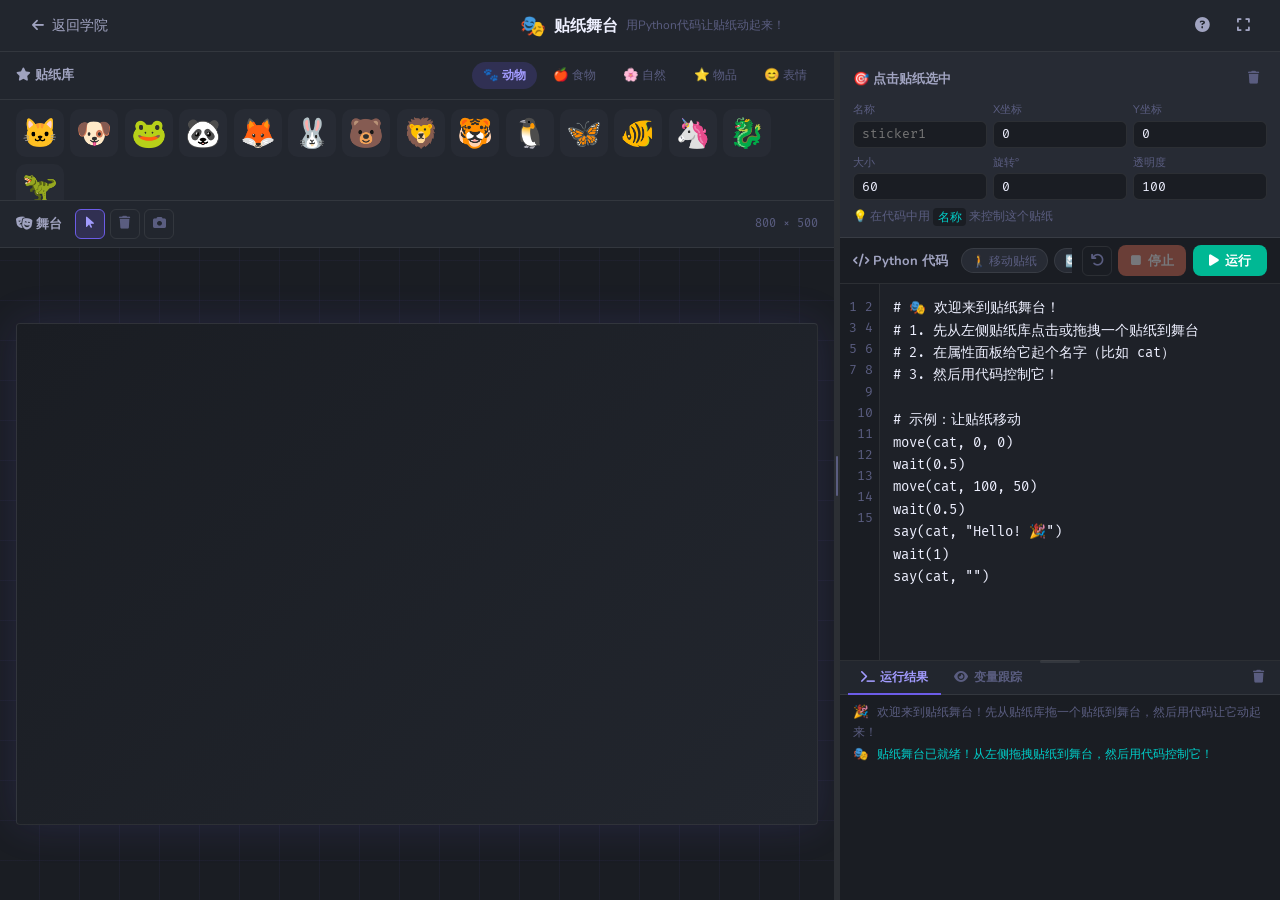
<file: 2.0/sticker-stage.html>
<!DOCTYPE html>
<html lang="zh-CN">
<head>
  <meta charset="UTF-8">
  <meta name="viewport" content="width=device-width, initial-scale=1.0">
  <title>🎭 贴纸舞台 - 用代码让贴纸动起来！</title>
  <link rel="stylesheet" href="lib/css/fonts.css">
  <link rel="stylesheet" href="lib/fontawesome/css/all.min.css">
  <script src="lib/skulpt/skulpt.min.js"></script>
  <script src="lib/skulpt/skulpt-stdlib.js"></script>
  <link rel="stylesheet" href="css/sticker-stage.css">
</head>
<body>
  <!-- 顶部导航 -->
  <header class="top-nav">
    <a href="index.html" class="back-btn"><i class="fas fa-arrow-left"></i> 返回学院</a>
    <div class="nav-title">
      <span class="nav-icon">🎭</span>
      <span>贴纸舞台</span>
      <span class="nav-sub">用Python代码让贴纸动起来！</span>
    </div>
    <div class="nav-actions">
      <button class="btn-icon" id="helpBtn" title="帮助"><i class="fas fa-question-circle"></i></button>
      <button class="btn-icon" id="fullscreenBtn" title="全屏舞台"><i class="fas fa-expand"></i></button>
    </div>
  </header>

  <div class="app-layout" id="appLayout">
    <!-- 左侧：贴纸库 + 舞台 -->
    <div class="left-panel" id="leftPanel">
      <!-- 贴纸库 -->
      <div class="sticker-library">
        <div class="library-header">
          <span><i class="fas fa-star"></i> 贴纸库</span>
          <div class="library-tabs">
            <button class="lib-tab active" data-cat="animals">🐾 动物</button>
            <button class="lib-tab" data-cat="food">🍎 食物</button>
            <button class="lib-tab" data-cat="nature">🌸 自然</button>
            <button class="lib-tab" data-cat="objects">⭐ 物品</button>
            <button class="lib-tab" data-cat="faces">😊 表情</button>
          </div>
        </div>
        <div class="sticker-grid" id="stickerGrid"></div>
      </div>

      <!-- 舞台 -->
      <div class="stage-wrapper">
        <div class="stage-toolbar">
          <span class="stage-label"><i class="fas fa-theater-masks"></i> 舞台</span>
          <div class="stage-tools">
            <button class="tool-btn active" id="toolSelect" title="选择"><i class="fas fa-mouse-pointer"></i></button>
            <button class="tool-btn" id="toolClear" title="清空舞台"><i class="fas fa-trash"></i></button>
            <button class="tool-btn" id="toolScreenshot" title="截图"><i class="fas fa-camera"></i></button>
          </div>
          <div class="stage-size-info">800 × 500</div>
        </div>
        <div class="stage-container" id="stageContainer">
          <canvas id="stageCanvas" width="800" height="500"></canvas>
          <div id="stageElements" class="stage-elements"></div>
          <div class="coord-hint" id="coordHint"></div>
        </div>
      </div>
    </div>

    <!-- 左右拖动分隔条 -->
    <div class="panel-resizer" id="panelResizer"></div>

    <!-- 右侧：属性面板 + 代码编辑器 + 底部输出区 -->
    <div class="right-panel" id="rightPanel">

      <!-- 贴纸属性面板 -->
      <div class="props-panel" id="propsPanel">
        <div class="props-header">
          <span id="propsTitle">🎯 点击贴纸选中</span>
          <button class="btn-icon-sm" id="propsDelete" title="删除"><i class="fas fa-trash"></i></button>
        </div>
        <div class="props-grid">
          <label>名称 <input type="text" id="propName" class="prop-input" placeholder="sticker1"></label>
          <label>X坐标 <input type="number" id="propX" class="prop-input" value="0"></label>
          <label>Y坐标 <input type="number" id="propY" class="prop-input" value="0"></label>
          <label>大小 <input type="number" id="propSize" class="prop-input" value="60" min="10" max="300"></label>
          <label>旋转° <input type="number" id="propRotation" class="prop-input" value="0"></label>
          <label>透明度 <input type="number" id="propOpacity" class="prop-input" value="100" min="0" max="100"></label>
        </div>
        <div class="props-hint">💡 在代码中用 <code>名称</code> 来控制这个贴纸</div>
      </div>

      <!-- 代码编辑器区域 -->
      <div class="editor-section" id="editorSection">
        <!-- 编辑器头部：标题 + 示例 + 操作按钮 -->
        <div class="editor-header">
          <div class="editor-header-left">
            <span class="editor-title"><i class="fas fa-code"></i> Python 代码</span>
            <!-- 示例代码横向滚动 -->
            <div class="examples-inline" id="examplesList"></div>
          </div>
          <div class="editor-actions">
            <button class="btn-reset-code" id="resetBtn" title="重置代码"><i class="fas fa-undo"></i></button>
            <button class="btn-stop" id="stopBtn" disabled><i class="fas fa-stop"></i> 停止</button>
            <button class="btn-run" id="runBtn"><i class="fas fa-play"></i> 运行</button>
          </div>
        </div>

        <!-- 代码编辑器主体 -->
        <div class="editor-body">
          <div class="line-nums" id="lineNums"></div>
          <textarea id="codeEditor" class="code-editor" spellcheck="false"></textarea>
        </div>
      </div>

      <!-- 底部输出区：运行结果 + 变量跟踪 Tab -->
      <div class="output-section" id="outputSection">
        <!-- 拖动分隔条 -->
        <div class="output-resizer" id="outputResizer"></div>

        <!-- Tab 头部 -->
        <div class="output-tabs">
          <button class="output-tab active" data-tab="console">
            <i class="fas fa-terminal"></i> 运行结果
            <span class="tab-badge" id="consoleBadge" style="display:none"></span>
          </button>
          <button class="output-tab" data-tab="vars">
            <i class="fas fa-eye"></i> 变量跟踪
            <span class="tab-badge" id="varsBadge" style="display:none"></span>
          </button>
          <div class="output-tabs-spacer"></div>
          <button class="btn-icon-sm" id="clearOutput" title="清空"><i class="fas fa-trash"></i></button>
        </div>

        <!-- 运行结果面板 -->
        <div class="output-pane active" id="consolePane">
          <div class="console-output" id="consoleOutput">
            <div class="console-welcome">🎉 欢迎来到贴纸舞台！先从贴纸库拖一个贴纸到舞台，然后用代码让它动起来！</div>
          </div>
        </div>

        <!-- 变量跟踪面板 -->
        <div class="output-pane" id="varsPane">
          <div class="vars-toolbar">
            <span class="vars-hint">代码运行后，这里会显示所有变量的值</span>
            <button class="btn-icon-sm" id="refreshVars" title="刷新"><i class="fas fa-sync-alt"></i></button>
          </div>
          <div class="vars-table-wrap" id="varsTable">
            <div class="vars-empty">
              <i class="fas fa-eye-slash"></i>
              <p>暂无变量</p>
              <p class="vars-empty-sub">运行代码后，变量会自动显示在这里</p>
            </div>
          </div>
        </div>
      </div>

    </div>
  </div>

  <!-- 帮助弹窗 -->
  <div class="modal-overlay" id="helpModal" style="display:none">
    <div class="help-modal">
      <div class="help-header">
        <h2>📖 代码指令手册</h2>
        <button class="btn-icon" onclick="document.getElementById('helpModal').style.display='none'"><i class="fas fa-times"></i></button>
      </div>
      <div class="help-content">
        <div class="help-section">
          <h3>🎯 基础操作</h3>
          <div class="help-table">
            <div class="help-row"><code>move(名称, x, y)</code><span>移动贴纸到坐标(x,y)</span></div>
            <div class="help-row"><code>move_by(名称, dx, dy)</code><span>相对移动贴纸</span></div>
            <div class="help-row"><code>rotate(名称, 角度)</code><span>旋转贴纸（度数）</span></div>
            <div class="help-row"><code>scale(名称, 大小)</code><span>设置贴纸大小（像素）</span></div>
            <div class="help-row"><code>opacity(名称, 透明度)</code><span>设置透明度（0-100）</span></div>
            <div class="help-row"><code>show(名称)</code><span>显示贴纸</span></div>
            <div class="help-row"><code>hide(名称)</code><span>隐藏贴纸</span></div>
          </div>
        </div>
        <div class="help-section">
          <h3>🎬 动画效果</h3>
          <div class="help-table">
            <div class="help-row"><code>animate_move(名称, x, y, 时间)</code><span>平滑移动到目标位置</span></div>
            <div class="help-row"><code>animate_rotate(名称, 角度, 时间)</code><span>平滑旋转</span></div>
            <div class="help-row"><code>animate_scale(名称, 大小, 时间)</code><span>平滑缩放</span></div>
            <div class="help-row"><code>bounce(名称, 次数)</code><span>弹跳动画</span></div>
            <div class="help-row"><code>shake(名称)</code><span>抖动动画</span></div>
            <div class="help-row"><code>spin(名称, 圈数)</code><span>旋转圈数</span></div>
            <div class="help-row"><code>wait(秒数)</code><span>等待指定秒数</span></div>
          </div>
        </div>
        <div class="help-section">
          <h3>📍 获取信息</h3>
          <div class="help-table">
            <div class="help-row"><code>get_x(名称)</code><span>获取X坐标</span></div>
            <div class="help-row"><code>get_y(名称)</code><span>获取Y坐标</span></div>
            <div class="help-row"><code>get_size(名称)</code><span>获取大小</span></div>
            <div class="help-row"><code>say(名称, 文字)</code><span>贴纸说话（显示气泡）</span></div>
            <div class="help-row"><code>print(文字)</code><span>在控制台输出</span></div>
          </div>
        </div>
        <div class="help-section">
          <h3>💡 坐标说明</h3>
          <p style="color:#a0a3c0;font-size:0.85rem;line-height:1.6">舞台中心为 (0, 0)，X轴向右为正，Y轴向下为正。舞台大小为 800×500，所以坐标范围大约是 X: -400~400，Y: -250~250。</p>
        </div>
      </div>
    </div>
  </div>

  <script src="js/sticker-stage/data.js"></script>
  <script src="js/sticker-stage/state.js"></script>
  <script src="js/sticker-stage/render.js"></script>
  <script src="js/sticker-stage/drag.js"></script>
  <script src="js/sticker-stage/sticker-ops.js"></script>
  <script src="js/sticker-stage/code-run.js"></script>
  <script src="js/sticker-stage/code-api.js"></script>
  <script src="js/sticker-stage/code-queue.js"></script>
  <script src="js/sticker-stage/animations.js"></script>
  <script src="js/sticker-stage/vars-panel.js"></script>
  <script src="js/sticker-stage/code-finish.js"></script>
  <script src="js/sticker-stage/boot.js"></script>
  <script src="js/sticker-stage/inline-ui.js"></script>
</body>
</html>
</file>
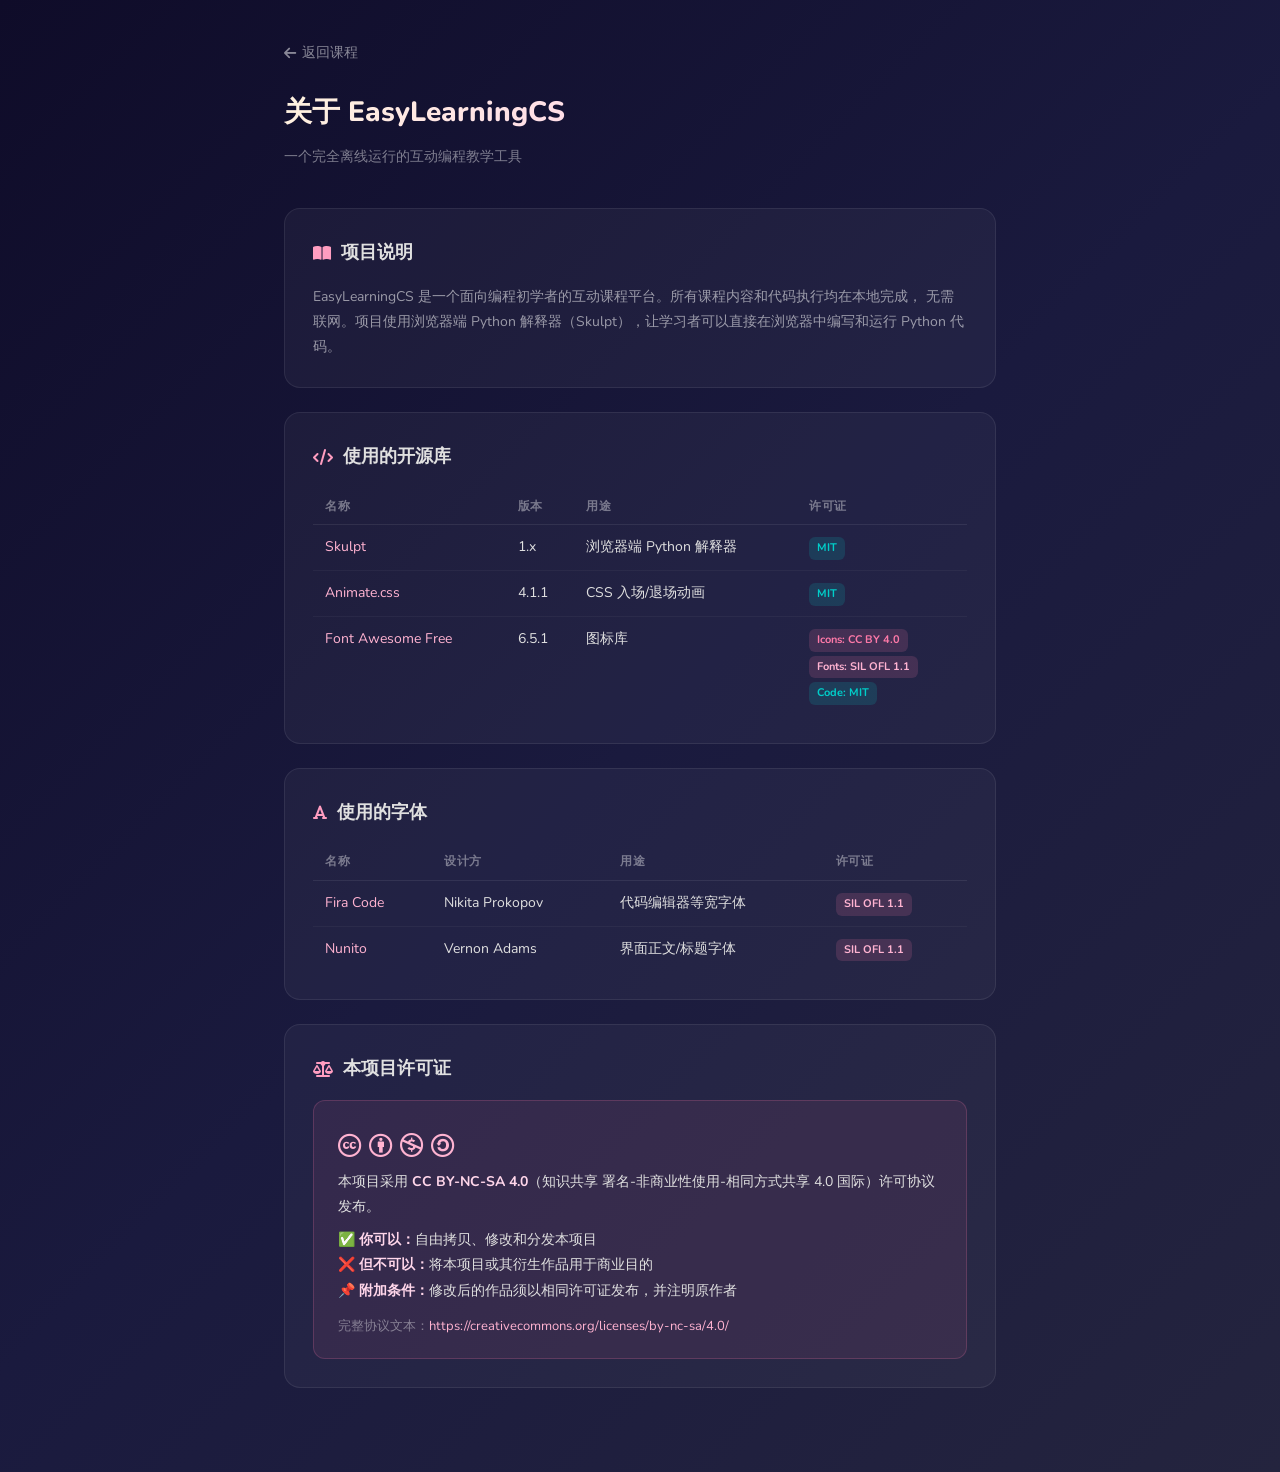
<file: V2.0/about.html>
<!DOCTYPE html>
<html lang="zh-CN">
<head>
  <meta charset="UTF-8">
  <meta name="viewport" content="width=device-width, initial-scale=1.0">
  <title>关于 · EasyLearningCS</title>
  <link rel="stylesheet" href="lib/css/fonts.css">
  <link rel="stylesheet" href="lib/fontawesome/css/all.min.css">
  <style>
    * { margin: 0; padding: 0; box-sizing: border-box; }
    body {
      font-family: 'Nunito', system-ui, -apple-system, sans-serif;
      background: linear-gradient(135deg, #0f0c29, #1a1a3e, #24243e);
      color: #e0e0e0;
      min-height: 100vh;
      line-height: 1.7;
    }
    .container {
      max-width: 760px;
      margin: 0 auto;
      padding: 40px 24px 60px;
    }
    .back-btn {
      display: inline-flex;
      align-items: center;
      gap: 6px;
      color: rgba(255,255,255,0.5);
      text-decoration: none;
      font-size: 14px;
      margin-bottom: 24px;
      transition: color 0.2s;
    }
    .back-btn:hover { color: #fff; }
    h1 {
      font-size: 28px;
      font-weight: 800;
      margin-bottom: 8px;
      background: linear-gradient(135deg, #fff3df, #ffd6ea 55%, #d7e9ff);
      -webkit-background-clip: text;
      -webkit-text-fill-color: transparent;
    }
    .subtitle {
      color: rgba(255,255,255,0.45);
      font-size: 14px;
      margin-bottom: 40px;
    }
    .section {
      background: rgba(255,255,255,0.04);
      border: 1px solid rgba(255,255,255,0.08);
      border-radius: 16px;
      padding: 28px;
      margin-bottom: 24px;
    }
    .section-title {
      font-size: 18px;
      font-weight: 700;
      margin-bottom: 16px;
      display: flex;
      align-items: center;
      gap: 10px;
    }
    .section-title i {
      font-size: 16px;
      color: #ff9dc0;
    }
    table {
      width: 100%;
      border-collapse: collapse;
      font-size: 14px;
    }
    thead th {
      text-align: left;
      padding: 8px 12px;
      color: rgba(255,255,255,0.4);
      font-weight: 600;
      font-size: 12px;
      text-transform: uppercase;
      letter-spacing: 0.5px;
      border-bottom: 1px solid rgba(255,255,255,0.08);
    }
    tbody td {
      padding: 10px 12px;
      border-bottom: 1px solid rgba(255,255,255,0.04);
      vertical-align: top;
    }
    tbody tr:last-child td { border-bottom: none; }
    a.lib-link {
      color: #ffb3d1;
      text-decoration: none;
      transition: color 0.2s;
    }
    a.lib-link:hover { color: #ffd6ea; text-decoration: underline; }
    .badge {
      display: inline-block;
      padding: 2px 8px;
      border-radius: 6px;
      font-size: 11px;
      font-weight: 700;
    }
    .badge-mit { background: rgba(0,206,201,0.15); color: #00cec9; }
    .badge-ofl { background: rgba(253,121,168,0.15); color: #ffb3d1; }
    .badge-cc  { background: rgba(253,121,168,0.15); color: #fd79a8; }
    .badge-apache { background: rgba(255,152,0,0.15); color: #FF9800; }
    .license-box {
      background: rgba(253,121,168,0.08);
      border: 1px solid rgba(253,121,168,0.2);
      border-radius: 12px;
      padding: 20px 24px;
      margin-top: 8px;
      font-size: 14px;
      line-height: 1.8;
    }
    .license-box strong { color: #ffd6ea; }
    .license-box a { color: #ffb3d1; text-decoration: none; }
    .license-box a:hover { text-decoration: underline; }
    .cc-icons {
      display: flex;
      gap: 8px;
      margin: 12px 0;
      font-size: 24px;
      color: #ffb3d1;
    }
    .desc-text {
      font-size: 14px;
      color: rgba(255,255,255,0.55);
      line-height: 1.8;
    }
    @media (max-width: 600px) {
      .container { padding: 24px 16px 40px; }
      h1 { font-size: 22px; }
      .section { padding: 20px 16px; }
      table { font-size: 13px; }
      thead th, tbody td { padding: 8px 6px; }
    }
  </style>
</head>
<body>
  <div class="container">
    <a href="index.html" onclick="if(history.length>1){history.back();return false;}" class="back-btn"><i class="fas fa-arrow-left"></i> 返回课程</a>

    <h1>关于 EasyLearningCS</h1>
    <p class="subtitle">一个完全离线运行的互动编程教学工具</p>

    <!-- 项目说明 -->
    <div class="section">
      <div class="section-title"><i class="fas fa-book-open"></i> 项目说明</div>
      <p class="desc-text">
        EasyLearningCS 是一个面向编程初学者的互动课程平台。所有课程内容和代码执行均在本地完成，
        无需联网。项目使用浏览器端 Python 解释器（Skulpt），让学习者可以直接在浏览器中编写和运行 Python 代码。
      </p>
    </div>

    <!-- 开源库 -->
    <div class="section">
      <div class="section-title"><i class="fas fa-code"></i> 使用的开源库</div>
      <table>
        <thead>
          <tr><th>名称</th><th>版本</th><th>用途</th><th>许可证</th></tr>
        </thead>
        <tbody>
          <tr>
            <td><a class="lib-link" href="https://skulpt.org" target="_blank">Skulpt</a></td>
            <td>1.x</td>
            <td>浏览器端 Python 解释器</td>
            <td><span class="badge badge-mit">MIT</span></td>
          </tr>
          <tr>
            <td><a class="lib-link" href="https://animate.style" target="_blank">Animate.css</a></td>
            <td>4.1.1</td>
            <td>CSS 入场/退场动画</td>
            <td><span class="badge badge-mit">MIT</span></td>
          </tr>
          <tr>
            <td><a class="lib-link" href="https://fontawesome.com" target="_blank">Font Awesome Free</a></td>
            <td>6.5.1</td>
            <td>图标库</td>
            <td>
              <span class="badge badge-cc">Icons: CC BY 4.0</span><br>
              <span class="badge badge-ofl" style="margin-top:4px">Fonts: SIL OFL 1.1</span><br>
              <span class="badge badge-mit" style="margin-top:4px">Code: MIT</span>
            </td>
          </tr>
        </tbody>
      </table>
    </div>

    <!-- 字体 -->
    <div class="section">
      <div class="section-title"><i class="fas fa-font"></i> 使用的字体</div>
      <table>
        <thead>
          <tr><th>名称</th><th>设计方</th><th>用途</th><th>许可证</th></tr>
        </thead>
        <tbody>
          <tr>
            <td><a class="lib-link" href="https://github.com/tonsky/FiraCode" target="_blank">Fira Code</a></td>
            <td>Nikita Prokopov</td>
            <td>代码编辑器等宽字体</td>
            <td><span class="badge badge-ofl">SIL OFL 1.1</span></td>
          </tr>
          <tr>
            <td><a class="lib-link" href="https://fonts.google.com/specimen/Nunito" target="_blank">Nunito</a></td>
            <td>Vernon Adams</td>
            <td>界面正文/标题字体</td>
            <td><span class="badge badge-ofl">SIL OFL 1.1</span></td>
          </tr>
        </tbody>
      </table>
    </div>

    <!-- 许可证 -->
    <div class="section">
      <div class="section-title"><i class="fas fa-balance-scale"></i> 本项目许可证</div>
      <div class="license-box">
        <div class="cc-icons">
          <i class="fab fa-creative-commons"></i>
          <i class="fab fa-creative-commons-by"></i>
          <i class="fab fa-creative-commons-nc"></i>
          <i class="fab fa-creative-commons-sa"></i>
        </div>
        <p>
          本项目采用 <strong>CC BY-NC-SA 4.0</strong>（知识共享 署名-非商业性使用-相同方式共享 4.0 国际）许可协议发布。
        </p>
        <p style="margin-top:8px;">
          <strong>✅ 你可以：</strong>自由拷贝、修改和分发本项目<br>
          <strong>❌ 但不可以：</strong>将本项目或其衍生作品用于商业目的<br>
          <strong>📌 附加条件：</strong>修改后的作品须以相同许可证发布，并注明原作者
        </p>
        <p style="margin-top:12px;font-size:13px;color:rgba(255,255,255,0.4);">
          完整协议文本：<a href="https://creativecommons.org/licenses/by-nc-sa/4.0/deed.zh-hans" target="_blank">https://creativecommons.org/licenses/by-nc-sa/4.0/</a>
        </p>
      </div>
    </div>

  </div>
</body>
</html>
</file>
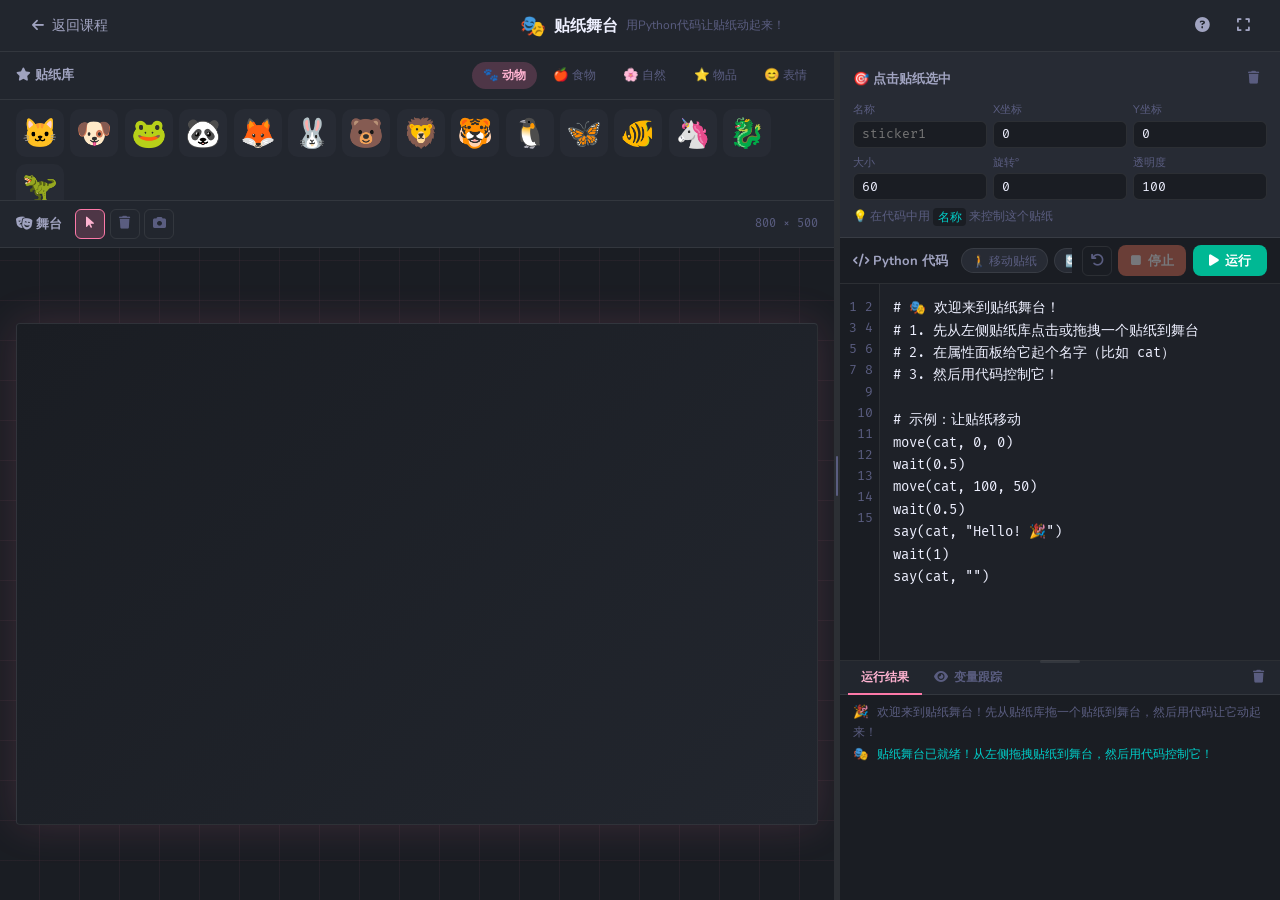
<file: V2.0/sticker-stage.html>
<!DOCTYPE html>
<html lang="zh-CN">
<head>
  <meta charset="UTF-8">
  <meta name="viewport" content="width=device-width, initial-scale=1.0">
  <title>🎭 贴纸舞台 - 用代码让贴纸动起来！</title>
  <link rel="stylesheet" href="lib/css/fonts.css">
  <link rel="stylesheet" href="lib/fontawesome/css/all.min.css">
  <script src="lib/skulpt/skulpt.min.js"></script>
  <script src="lib/skulpt/skulpt-stdlib.js"></script>
  <link rel="stylesheet" href="css/sticker-stage.css">
</head>
<body>
  <!-- 顶部导航 -->
  <header class="top-nav">
    <a href="index.html" class="back-btn"><i class="fas fa-arrow-left"></i> 返回课程</a>
    <div class="nav-title">
      <span class="nav-icon">🎭</span>
      <span>贴纸舞台</span>
      <span class="nav-sub">用Python代码让贴纸动起来！</span>
    </div>
    <div class="nav-actions">
      <button class="btn-icon" id="helpBtn" title="帮助"><i class="fas fa-question-circle"></i></button>
      <button class="btn-icon" id="fullscreenBtn" title="全屏舞台"><i class="fas fa-expand"></i></button>
    </div>
  </header>

  <div class="app-layout" id="appLayout">
    <!-- 左侧：贴纸库 + 舞台 -->
    <div class="left-panel" id="leftPanel">
      <!-- 贴纸库 -->
      <div class="sticker-library">
        <div class="library-header">
          <span><i class="fas fa-star"></i> 贴纸库</span>
          <div class="library-tabs">
            <button class="lib-tab active" data-cat="animals">🐾 动物</button>
            <button class="lib-tab" data-cat="food">🍎 食物</button>
            <button class="lib-tab" data-cat="nature">🌸 自然</button>
            <button class="lib-tab" data-cat="objects">⭐ 物品</button>
            <button class="lib-tab" data-cat="faces">😊 表情</button>
          </div>
        </div>
        <div class="sticker-grid" id="stickerGrid"></div>
      </div>

      <!-- 舞台 -->
      <div class="stage-wrapper">
        <div class="stage-toolbar">
          <span class="stage-label"><i class="fas fa-theater-masks"></i> 舞台</span>
          <div class="stage-tools">
            <button class="tool-btn active" id="toolSelect" title="选择"><i class="fas fa-mouse-pointer"></i></button>
            <button class="tool-btn" id="toolClear" title="清空舞台"><i class="fas fa-trash"></i></button>
            <button class="tool-btn" id="toolScreenshot" title="截图"><i class="fas fa-camera"></i></button>
          </div>
          <div class="stage-size-info">800 × 500</div>
        </div>
        <div class="stage-container" id="stageContainer">
          <canvas id="stageCanvas" width="800" height="500"></canvas>
          <div id="stageElements" class="stage-elements"></div>
          <div class="coord-hint" id="coordHint"></div>
        </div>
      </div>
    </div>

    <!-- 左右拖动分隔条 -->
    <div class="panel-resizer" id="panelResizer"></div>

    <!-- 右侧：属性面板 + 代码编辑器 + 底部输出区 -->
    <div class="right-panel" id="rightPanel">

      <!-- 贴纸属性面板 -->
      <div class="props-panel" id="propsPanel">
        <div class="props-header">
          <span id="propsTitle">🎯 点击贴纸选中</span>
          <button class="btn-icon-sm" id="propsDelete" title="删除"><i class="fas fa-trash"></i></button>
        </div>
        <div class="props-grid">
          <label>名称 <input type="text" id="propName" class="prop-input" placeholder="sticker1"></label>
          <label>X坐标 <input type="number" id="propX" class="prop-input" value="0"></label>
          <label>Y坐标 <input type="number" id="propY" class="prop-input" value="0"></label>
          <label>大小 <input type="number" id="propSize" class="prop-input" value="60" min="10" max="300"></label>
          <label>旋转° <input type="number" id="propRotation" class="prop-input" value="0"></label>
          <label>透明度 <input type="number" id="propOpacity" class="prop-input" value="100" min="0" max="100"></label>
        </div>
        <div class="props-hint">💡 在代码中用 <code>名称</code> 来控制这个贴纸</div>
      </div>

      <!-- 代码编辑器区域 -->
      <div class="editor-section" id="editorSection">
        <!-- 编辑器头部：标题 + 示例 + 操作按钮 -->
        <div class="editor-header">
          <div class="editor-header-left">
            <span class="editor-title"><i class="fas fa-code"></i> Python 代码</span>
            <!-- 示例代码横向滚动 -->
            <div class="examples-inline" id="examplesList"></div>
          </div>
          <div class="editor-actions">
            <button class="btn-reset-code" id="resetBtn" title="重置代码"><i class="fas fa-undo"></i></button>
            <button class="btn-stop" id="stopBtn" disabled><i class="fas fa-stop"></i> 停止</button>
            <button class="btn-run" id="runBtn"><i class="fas fa-play"></i> 运行</button>
          </div>
        </div>

        <!-- 代码编辑器主体 -->
        <div class="editor-body">
          <div class="line-nums" id="lineNums"></div>
          <textarea id="codeEditor" class="code-editor" spellcheck="false"></textarea>
        </div>
      </div>

      <!-- 底部输出区：运行结果 + 变量跟踪 Tab -->
      <div class="output-section" id="outputSection">
        <!-- 拖动分隔条 -->
        <div class="output-resizer" id="outputResizer"></div>

        <!-- Tab 头部 -->
        <div class="output-tabs">
          <button class="output-tab active" data-tab="console">
            运行结果
            <span class="tab-badge" id="consoleBadge" style="display:none"></span>
          </button>
          <button class="output-tab" data-tab="vars">
            <i class="fas fa-eye"></i> 变量跟踪
            <span class="tab-badge" id="varsBadge" style="display:none"></span>
          </button>
          <div class="output-tabs-spacer"></div>
          <button class="btn-icon-sm" id="clearOutput" title="清空"><i class="fas fa-trash"></i></button>
        </div>

        <!-- 运行结果面板 -->
        <div class="output-pane active" id="consolePane">
          <div class="console-output" id="consoleOutput">
            <div class="console-welcome">🎉 欢迎来到贴纸舞台！先从贴纸库拖一个贴纸到舞台，然后用代码让它动起来！</div>
          </div>
        </div>

        <!-- 变量跟踪面板 -->
        <div class="output-pane" id="varsPane">
          <div class="vars-toolbar">
            <span class="vars-hint">代码运行后，这里会显示所有变量的值</span>
            <button class="btn-icon-sm" id="refreshVars" title="刷新"><i class="fas fa-sync-alt"></i></button>
          </div>
          <div class="vars-table-wrap" id="varsTable">
            <div class="vars-empty">
              <i class="fas fa-eye-slash"></i>
              <p>暂无变量</p>
              <p class="vars-empty-sub">运行代码后，变量会自动显示在这里</p>
            </div>
          </div>
        </div>
      </div>

    </div>
  </div>

  <!-- 帮助弹窗 -->
  <div class="modal-overlay" id="helpModal" style="display:none">
    <div class="help-modal">
      <div class="help-header">
        <h2>📖 代码指令手册</h2>
        <button class="btn-icon" onclick="document.getElementById('helpModal').style.display='none'"><i class="fas fa-times"></i></button>
      </div>
      <div class="help-content">
        <div class="help-section">
          <h3>🎯 基础操作</h3>
          <div class="help-table">
            <div class="help-row"><code>move(名称, x, y)</code><span>移动贴纸到坐标(x,y)</span></div>
            <div class="help-row"><code>move_by(名称, dx, dy)</code><span>相对移动贴纸</span></div>
            <div class="help-row"><code>rotate(名称, 角度)</code><span>旋转贴纸（度数）</span></div>
            <div class="help-row"><code>scale(名称, 大小)</code><span>设置贴纸大小（像素）</span></div>
            <div class="help-row"><code>opacity(名称, 透明度)</code><span>设置透明度（0-100）</span></div>
            <div class="help-row"><code>show(名称)</code><span>显示贴纸</span></div>
            <div class="help-row"><code>hide(名称)</code><span>隐藏贴纸</span></div>
          </div>
        </div>
        <div class="help-section">
          <h3>🎬 动画效果</h3>
          <div class="help-table">
            <div class="help-row"><code>animate_move(名称, x, y, 时间)</code><span>平滑移动到目标位置</span></div>
            <div class="help-row"><code>animate_rotate(名称, 角度, 时间)</code><span>平滑旋转</span></div>
            <div class="help-row"><code>animate_scale(名称, 大小, 时间)</code><span>平滑缩放</span></div>
            <div class="help-row"><code>bounce(名称, 次数)</code><span>弹跳动画</span></div>
            <div class="help-row"><code>shake(名称)</code><span>抖动动画</span></div>
            <div class="help-row"><code>spin(名称, 圈数)</code><span>旋转圈数</span></div>
            <div class="help-row"><code>wait(秒数)</code><span>等待指定秒数</span></div>
          </div>
        </div>
        <div class="help-section">
          <h3>📍 获取信息</h3>
          <div class="help-table">
            <div class="help-row"><code>get_x(名称)</code><span>获取X坐标</span></div>
            <div class="help-row"><code>get_y(名称)</code><span>获取Y坐标</span></div>
            <div class="help-row"><code>get_size(名称)</code><span>获取大小</span></div>
            <div class="help-row"><code>say(名称, 文字)</code><span>贴纸说话（显示气泡）</span></div>
            <div class="help-row"><code>print(文字)</code><span>在控制台输出</span></div>
          </div>
        </div>
        <div class="help-section">
          <h3>💡 坐标说明</h3>
          <p style="color:#a0a3c0;font-size:0.85rem;line-height:1.6">舞台中心为 (0, 0)，X轴向右为正，Y轴向下为正。舞台大小为 800×500，所以坐标范围大约是 X: -400~400，Y: -250~250。</p>
        </div>
      </div>
    </div>
  </div>

  <script src="js/sticker-stage/data.js"></script>
  <script src="js/sticker-stage/state.js"></script>
  <script src="js/sticker-stage/render.js"></script>
  <script src="js/sticker-stage/drag.js"></script>
  <script src="js/sticker-stage/sticker-ops.js"></script>
  <script src="js/sticker-stage/code-run.js"></script>
  <script src="js/sticker-stage/code-api.js"></script>
  <script src="js/sticker-stage/code-queue.js"></script>
  <script src="js/sticker-stage/animations.js"></script>
  <script src="js/sticker-stage/vars-panel.js"></script>
  <script src="js/sticker-stage/code-finish.js"></script>
  <script src="js/sticker-stage/boot.js"></script>
  <script src="js/sticker-stage/inline-ui.js"></script>
</body>
</html>
</file>
<file: 2.0/lib/css/fonts.css>
/* 本地字体定义 - Fira Code */
@font-face {
  font-family: 'Fira Code';
  font-style: normal;
  font-weight: 300;
  font-display: swap;
  src: url('../fonts/FiraCode-Light.woff2') format('woff2');
}
@font-face {
  font-family: 'Fira Code';
  font-style: normal;
  font-weight: 400;
  font-display: swap;
  src: url('../fonts/FiraCode-Regular.woff2') format('woff2');
}
@font-face {
  font-family: 'Fira Code';
  font-style: normal;
  font-weight: 500;
  font-display: swap;
  src: url('../fonts/FiraCode-Medium.woff2') format('woff2');
}
@font-face {
  font-family: 'Fira Code';
  font-style: normal;
  font-weight: 600;
  font-display: swap;
  src: url('../fonts/FiraCode-SemiBold.woff2') format('woff2');
}

/* 本地字体定义 - Nunito */
@font-face {
  font-family: 'Nunito';
  font-style: normal;
  font-weight: 400;
  font-display: swap;
  src: url('../fonts/Nunito-400.ttf') format('truetype');
}
@font-face {
  font-family: 'Nunito';
  font-style: normal;
  font-weight: 600;
  font-display: swap;
  src: url('../fonts/Nunito-600.ttf') format('truetype');
}
@font-face {
  font-family: 'Nunito';
  font-style: normal;
  font-weight: 700;
  font-display: swap;
  src: url('../fonts/Nunito-700.ttf') format('truetype');
}
@font-face {
  font-family: 'Nunito';
  font-style: normal;
  font-weight: 800;
  font-display: swap;
  src: url('../fonts/Nunito-800.ttf') format('truetype');
}
@font-face {
  font-family: 'Nunito';
  font-style: normal;
  font-weight: 900;
  font-display: swap;
  src: url('../fonts/Nunito-900.ttf') format('truetype');
}
</file>
<file: 2.0/css/sticker-stage.css>
/* sticker-stage.css — aggregator */
@import url('sticker-stage-parts/part1.css');
@import url('sticker-stage-parts/part2.css');
</file>
<file: V2.0/lib/css/fonts.css>
/* 本地字体定义 - Fira Code */
@font-face {
  font-family: 'Fira Code';
  font-style: normal;
  font-weight: 300;
  font-display: swap;
  src: url('../fonts/FiraCode-Light.woff2') format('woff2');
}
@font-face {
  font-family: 'Fira Code';
  font-style: normal;
  font-weight: 400;
  font-display: swap;
  src: url('../fonts/FiraCode-Regular.woff2') format('woff2');
}
@font-face {
  font-family: 'Fira Code';
  font-style: normal;
  font-weight: 500;
  font-display: swap;
  src: url('../fonts/FiraCode-Medium.woff2') format('woff2');
}
@font-face {
  font-family: 'Fira Code';
  font-style: normal;
  font-weight: 600;
  font-display: swap;
  src: url('../fonts/FiraCode-SemiBold.woff2') format('woff2');
}

/* 本地字体定义 - Nunito */
@font-face {
  font-family: 'Nunito';
  font-style: normal;
  font-weight: 400;
  font-display: swap;
  src: url('../fonts/Nunito-400.ttf') format('truetype');
}
@font-face {
  font-family: 'Nunito';
  font-style: normal;
  font-weight: 600;
  font-display: swap;
  src: url('../fonts/Nunito-600.ttf') format('truetype');
}
@font-face {
  font-family: 'Nunito';
  font-style: normal;
  font-weight: 700;
  font-display: swap;
  src: url('../fonts/Nunito-700.ttf') format('truetype');
}
@font-face {
  font-family: 'Nunito';
  font-style: normal;
  font-weight: 800;
  font-display: swap;
  src: url('../fonts/Nunito-800.ttf') format('truetype');
}
@font-face {
  font-family: 'Nunito';
  font-style: normal;
  font-weight: 900;
  font-display: swap;
  src: url('../fonts/Nunito-900.ttf') format('truetype');
}
</file>
<file: V2.0/css/sticker-stage.css>
/* sticker-stage.css — aggregator */
@import url('sticker-stage-parts/part1.css');
@import url('sticker-stage-parts/part2.css');
</file>
